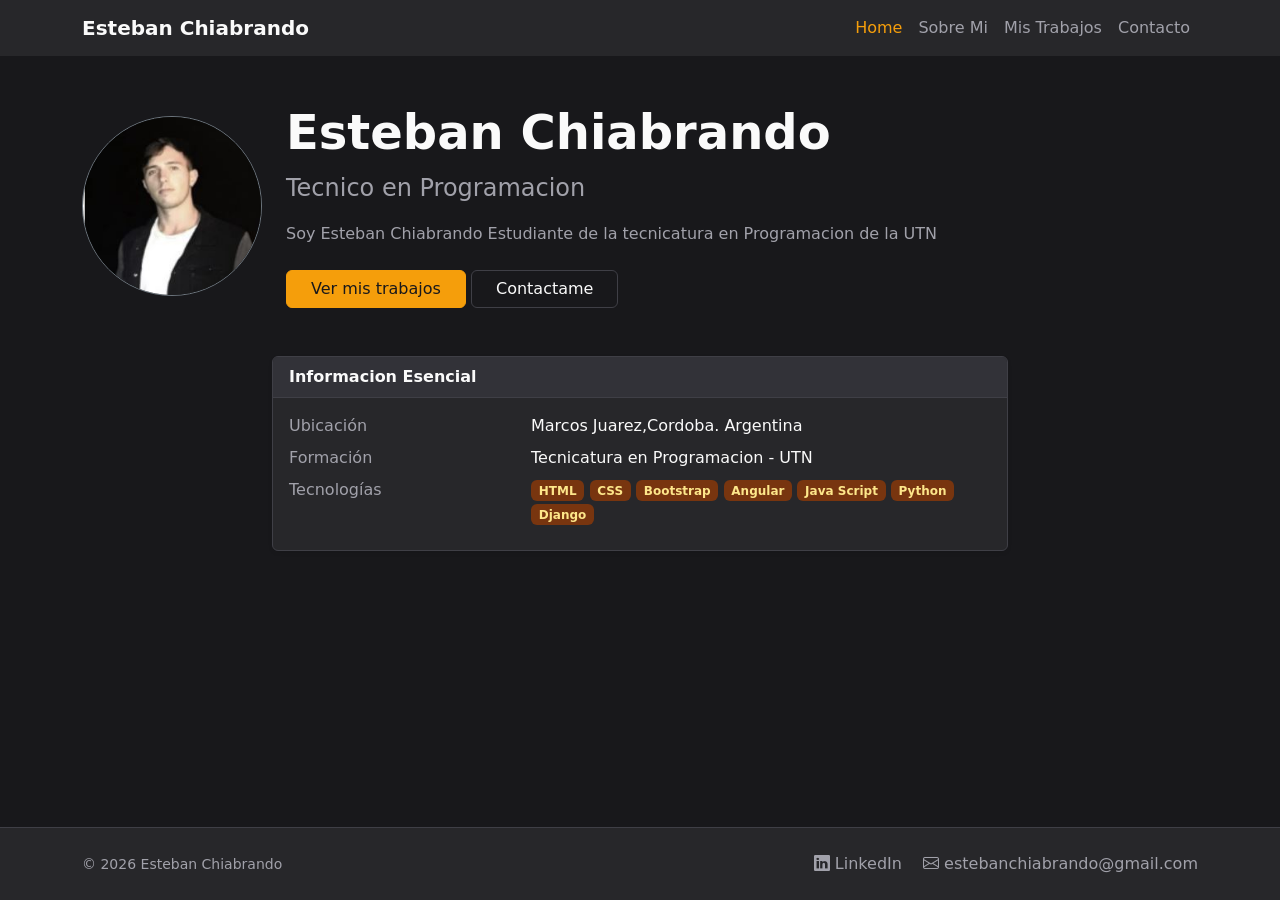
<file: index.html>
<!DOCTYPE html>
<html lang="es" data-bs-theme="dark">
    <head>
        <meta charset="UTF-8">
        <meta name="viewport" content="width=device-width, initial-scale=1">
        <link href="https://cdn.jsdelivr.net/npm/bootstrap@5.3.8/dist/css/bootstrap.min.css" rel="stylesheet">
        <link href="https://cdn.jsdelivr.net/npm/bootstrap-icons@1.11.3/font/bootstrap-icons.min.css" rel="stylesheet">
        <link href="css/estilos.css" rel="stylesheet">
        <title>PORTFOLIO</title>
    </head>

    <body>

    <!--- NAVEGADOR --->
    <nav class="navbar navbar-expand-lg bg-body-tertiary">
        <div class="container">
            <a class="navbar-brand fw-semibold" href="index.html">Esteban Chiabrando</a>
            <button class="navbar-toggler" type="button" data-bs-toggle="collapse" data-bs-target="#navbarNavDropdown" aria-controls="navbarNavDropdown" aria-expanded="false" aria-label="Toggle navigation">
            <span class="navbar-toggler-icon"></span>
            </button>
            <div class="collapse navbar-collapse" id="navbarNavDropdown">
            <ul class="navbar-nav ms-auto">
                <li class="nav-item">
                <a class="nav-link active" aria-current="page" href="index.html">Home</a>
                </li>
                <li class="nav-item">
                <a class="nav-link" href="sobre-mi.html">Sobre Mi</a>
                </li>
                <li class="nav-item">
                <a class="nav-link" href="trabajos.html">Mis Trabajos</a>
                </li>
                <li class="nav-item">
                <a class="nav-link" href="contacto.html">Contacto</a>
                </li>
            </ul>
            </div>
        </div>
    </nav>

    <main>

        <!--- PRESENTACION: FOTO + NOMBRE --->
        <section class="container py-5">
            <div class="row align-items-center g-4">

                <div class="col-12 col-md-auto text-center">
                    <img src="imgs/tebz.jpg"
                        alt="Foto de Esteban Chiabrando"
                        class="foto-perfil rounded-circle border border-secondary">
                </div>

                <div class="col-12 col-md text-center text-md-start">
                    <h1 class="display-5 fw-bold mb-2">Esteban Chiabrando</h1>
                    <!-- TODO: cambiar por tu rol real -->
                    <p class="fs-4 text-body-secondary mb-3">Tecnico en Programacion</p>
                    <p class="text-body-secondary mb-4">
                        <!-- TODO: dos o tres lineas contando quien sos y que hacés -->
                        Soy Esteban Chiabrando Estudiante de la tecnicatura en Programacion de la UTN
                    </p>
                    <a href="trabajos.html" class="btn btn-primary px-4">Ver mis trabajos</a>
                    <a href="contacto.html" class="btn btn-outline-secondary px-4">Contactame</a>
                </div>

            </div>
        </section>

        <!--- CARD CON MIS DATOS --->
        <section class="container pb-5">
            <div class="row justify-content-center">
                <div class="col-12 col-lg-8">

                    <div class="card shadow-sm">
                        <div class="card-header fw-semibold">
                            Informacion Esencial
                        </div>
                        <div class="card-body">
                            <!-- TODO: completá cada dato. Podés borrar filas o agregar más -->
                            <dl class="row mb-0">

                                <dt class="col-sm-4 text-body-secondary fw-normal">Ubicación</dt>
                                <dd class="col-sm-8">Marcos Juarez,Cordoba. Argentina</dd>

                                <dt class="col-sm-4 text-body-secondary fw-normal">Formación</dt>
                                <dd class="col-sm-8">Tecnicatura en Programacion - UTN</dd>

                                <dt class="col-sm-4 text-body-secondary fw-normal">Tecnologías</dt>
                                <dd class="col-sm-8">
                                    <span class="badge tag-tec">HTML</span>
                                    <span class="badge tag-tec">CSS</span>
                                    <span class="badge tag-tec">Bootstrap</span>
                                    <span class="badge tag-tec">Angular</span>
                                    <span class="badge tag-tec">Java Script</span>
                                    <span class="badge tag-tec">Python</span>
                                    <span class="badge tag-tec">Django</span>
                                </dd>
                            </dl>
                        </div>
                    </div>

                </div>
            </div>
        </section>

    </main>

    <!--- FOOTER --->
    <footer class="bg-body-tertiary border-top mt-auto">
        <div class="container py-4">
            <div class="row align-items-center g-3">

                <div class="col-12 col-md-6 text-center text-md-start">
                    <span class="text-body-secondary small">© 2026 Esteban Chiabrando</span>
                </div>

                <div class="col-12 col-md-6 text-center text-md-end">
                    <a href="https://www.linkedin.com/in/esteban-chiabrando-911526207/"
                       class="text-body-secondary text-decoration-none me-3"
                       target="_blank" rel="noopener">
                        <i class="bi bi-linkedin"></i> LinkedIn
                    </a>

                    <a href="mailto:estebanchiabrando@gmail.com"
                       class="text-body-secondary text-decoration-none">
                        <i class="bi bi-envelope"></i> estebanchiabrando@gmail.com
                    </a>
                </div>

            </div>
        </div>
    </footer>

    <script src="https://cdn.jsdelivr.net/npm/bootstrap@5.3.8/dist/js/bootstrap.bundle.min.js"></script>
    </body>
</html>
</file>
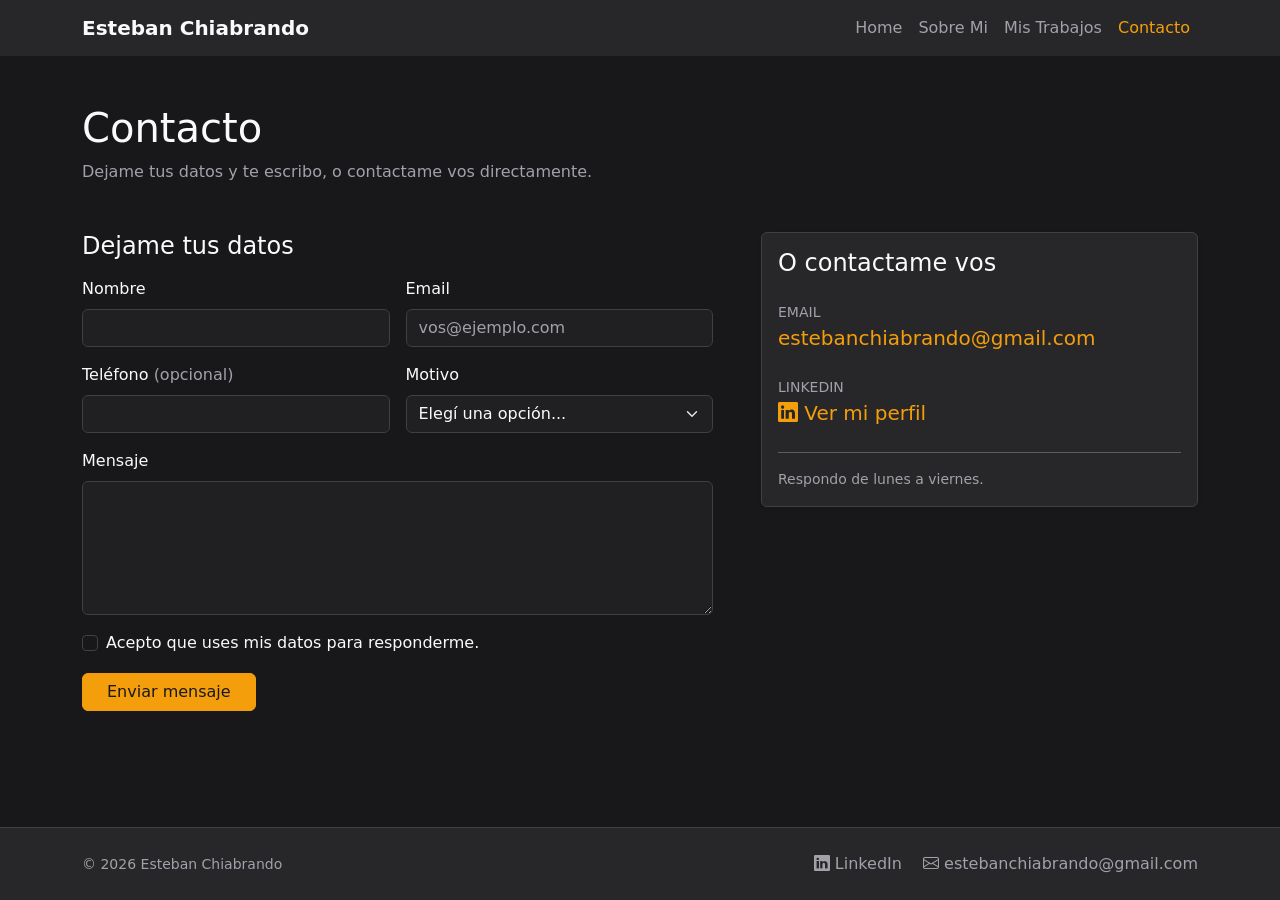
<file: contacto.html>
<!DOCTYPE html>
<html lang="es" data-bs-theme="dark">
    <head>
        <meta charset="UTF-8">
        <meta name="viewport" content="width=device-width, initial-scale=1">
        <link href="https://cdn.jsdelivr.net/npm/bootstrap@5.3.8/dist/css/bootstrap.min.css" rel="stylesheet">
        <link href="https://cdn.jsdelivr.net/npm/bootstrap-icons@1.11.3/font/bootstrap-icons.min.css" rel="stylesheet">
        <link href="css/estilos.css" rel="stylesheet">
        <title>Contacto</title>
    </head>
    <body>
    <!--- NAVEGADOR --->
    <nav class="navbar navbar-expand-lg bg-body-tertiary">
        <div class="container">
            <a class="navbar-brand fw-semibold" href="index.html">Esteban Chiabrando</a>
            <button class="navbar-toggler" type="button" data-bs-toggle="collapse" data-bs-target="#navbarNavDropdown" aria-controls="navbarNavDropdown" aria-expanded="false" aria-label="Toggle navigation">
            <span class="navbar-toggler-icon"></span>
            </button>
            <div class="collapse navbar-collapse" id="navbarNavDropdown">
            <ul class="navbar-nav ms-auto">
                <li class="nav-item">
                <a class="nav-link" href="index.html">Home</a>
                </li>
                <li class="nav-item">
                <a class="nav-link" href="sobre-mi.html">Sobre Mi</a>
                </li>
                <li class="nav-item">
                <a class="nav-link" href="trabajos.html">Mis Trabajos</a>
                </li>
                <li class="nav-item">
                <a class="nav-link active" aria-current="page" href="contacto.html">Contacto</a>
                </li>
            </ul>
            </div>
        </div>
    </nav>

    <main class="container my-5">
        <h1 class="mb-2">Contacto</h1>
        <p class="text-body-secondary mb-5">Dejame tus datos y te escribo, o contactame vos directamente.</p>

        <div class="row g-5">

            <!--- COLUMNA IZQUIERDA: FORMULARIO --->
            <div class="col-12 col-lg-7">
                <h2 class="h4 mb-3">Dejame tus datos</h2>

                <!-- maqueta, no envia de verdad todavia -->
                <form id="formContacto" class="needs-validation" novalidate>
                    <div class="row g-3">

                        <div class="col-md-6">
                            <label for="nombre" class="form-label">Nombre</label>
                            <input type="text" class="form-control" id="nombre" name="nombre" required>
                            <div class="invalid-feedback">Poné tu nombre.</div>
                        </div>

                        <div class="col-md-6">
                            <label for="email" class="form-label">Email</label>
                            <input type="email" class="form-control" id="email" name="email" placeholder="vos@ejemplo.com" required>
                            <div class="invalid-feedback">Ingresá un email válido.</div>
                        </div>

                        <div class="col-md-6">
                            <label for="telefono" class="form-label">Teléfono <span class="text-body-secondary">(opcional)</span></label>
                            <input type="tel" class="form-control" id="telefono" name="telefono">
                        </div>

                        <div class="col-md-6">
                            <label for="motivo" class="form-label">Motivo</label>
                            <select class="form-select" id="motivo" name="motivo" required>
                                <option value="" selected disabled>Elegí una opción...</option>
                                <option>Propuesta laboral</option>
                                <option>Trabajo freelance</option>
                                <option>Consulta general</option>
                                <option>Otro</option>
                            </select>
                            <div class="invalid-feedback">Elegí un motivo.</div>
                        </div>

                        <div class="col-12">
                            <label for="mensaje" class="form-label">Mensaje</label>
                            <textarea class="form-control" id="mensaje" name="mensaje" rows="5" required></textarea>
                            <div class="invalid-feedback">Escribime algo así sé de qué se trata.</div>
                        </div>

                        <div class="col-12">
                            <div class="form-check">
                                <input class="form-check-input" type="checkbox" id="consentimiento" required>
                                <label class="form-check-label" for="consentimiento">
                                    Acepto que uses mis datos para responderme.
                                </label>
                                <div class="invalid-feedback">Necesito tu confirmación.</div>
                            </div>
                        </div>

                        <div class="col-12">
                            <button class="btn btn-primary px-4" type="submit">Enviar mensaje</button>
                        </div>
                    </div>
                </form>

                <!-- Mensaje de exito (se muestra por JS al enviar) -->
                <div id="formOk" class="alert alert-success mt-4 d-none" role="alert">
                    <strong>¡Gracias!</strong> Recibí tu mensaje y te respondo a la brevedad.
                </div>
            </div>

            <!--- COLUMNA DERECHA: MIS DATOS --->
            <div class="col-12 col-lg-5">
                <div class="card shadow-sm">
                    <div class="card-body">
                        <h2 class="h4 card-title mb-4">O contactame vos</h2>

                        <div class="mb-4">
                            <div class="text-body-secondary small text-uppercase">Email</div>
                            <a class="fs-5 text-decoration-none" href="mailto:estebanchiabrando@gmail.com">estebanchiabrando@gmail.com</a>
                        </div>

                        <div class="mb-4">
                            <div class="text-body-secondary small text-uppercase">LinkedIn</div>
                            <a class="fs-5 text-decoration-none"
                               href="https://www.linkedin.com/in/esteban-chiabrando-911526207/"
                               target="_blank" rel="noopener">
                                <i class="bi bi-linkedin"></i> Ver mi perfil
                            </a>
                        </div>

                        <hr>

                        <p class="text-body-secondary mb-0 small">
                            Respondo de lunes a viernes.
                        </p>
                    </div>
                </div>
            </div>

        </div>
    </main>

    <!--- FOOTER --->
    <footer class="bg-body-tertiary border-top mt-auto">
        <div class="container py-4">
            <div class="row align-items-center g-3">

                <div class="col-12 col-md-6 text-center text-md-start">
                    <span class="text-body-secondary small">© 2026 Esteban Chiabrando</span>
                </div>

                <div class="col-12 col-md-6 text-center text-md-end">
                    <a href="https://www.linkedin.com/in/esteban-chiabrando-911526207/"
                       class="text-body-secondary text-decoration-none me-3"
                       target="_blank" rel="noopener">
                        <i class="bi bi-linkedin"></i> LinkedIn
                    </a>

                    <a href="mailto:estebanchiabrando@gmail.com"
                       class="text-body-secondary text-decoration-none">
                        <i class="bi bi-envelope"></i> estebanchiabrando@gmail.com
                    </a>
                </div>

            </div>
        </div>
    </footer>

    <script src="https://cdn.jsdelivr.net/npm/bootstrap@5.3.8/dist/js/bootstrap.bundle.min.js"></script>
    <script>
        // Validacion de Bootstrap: frena el envio si algun campo esta mal.
        // Como todavia no hay backend, al validar bien solo mostramos el cartel de exito.
        const form = document.getElementById('formContacto');
        const ok = document.getElementById('formOk');

        form.addEventListener('submit', function (event) {
            event.preventDefault();
            event.stopPropagation();

            if (!form.checkValidity()) {
                form.classList.add('was-validated');
                return;
            }

            form.classList.remove('was-validated');
            form.reset();
            ok.classList.remove('d-none');
            ok.scrollIntoView({ behavior: 'smooth', block: 'nearest' });
        });
    </script>
    </body>
</html>
</file>
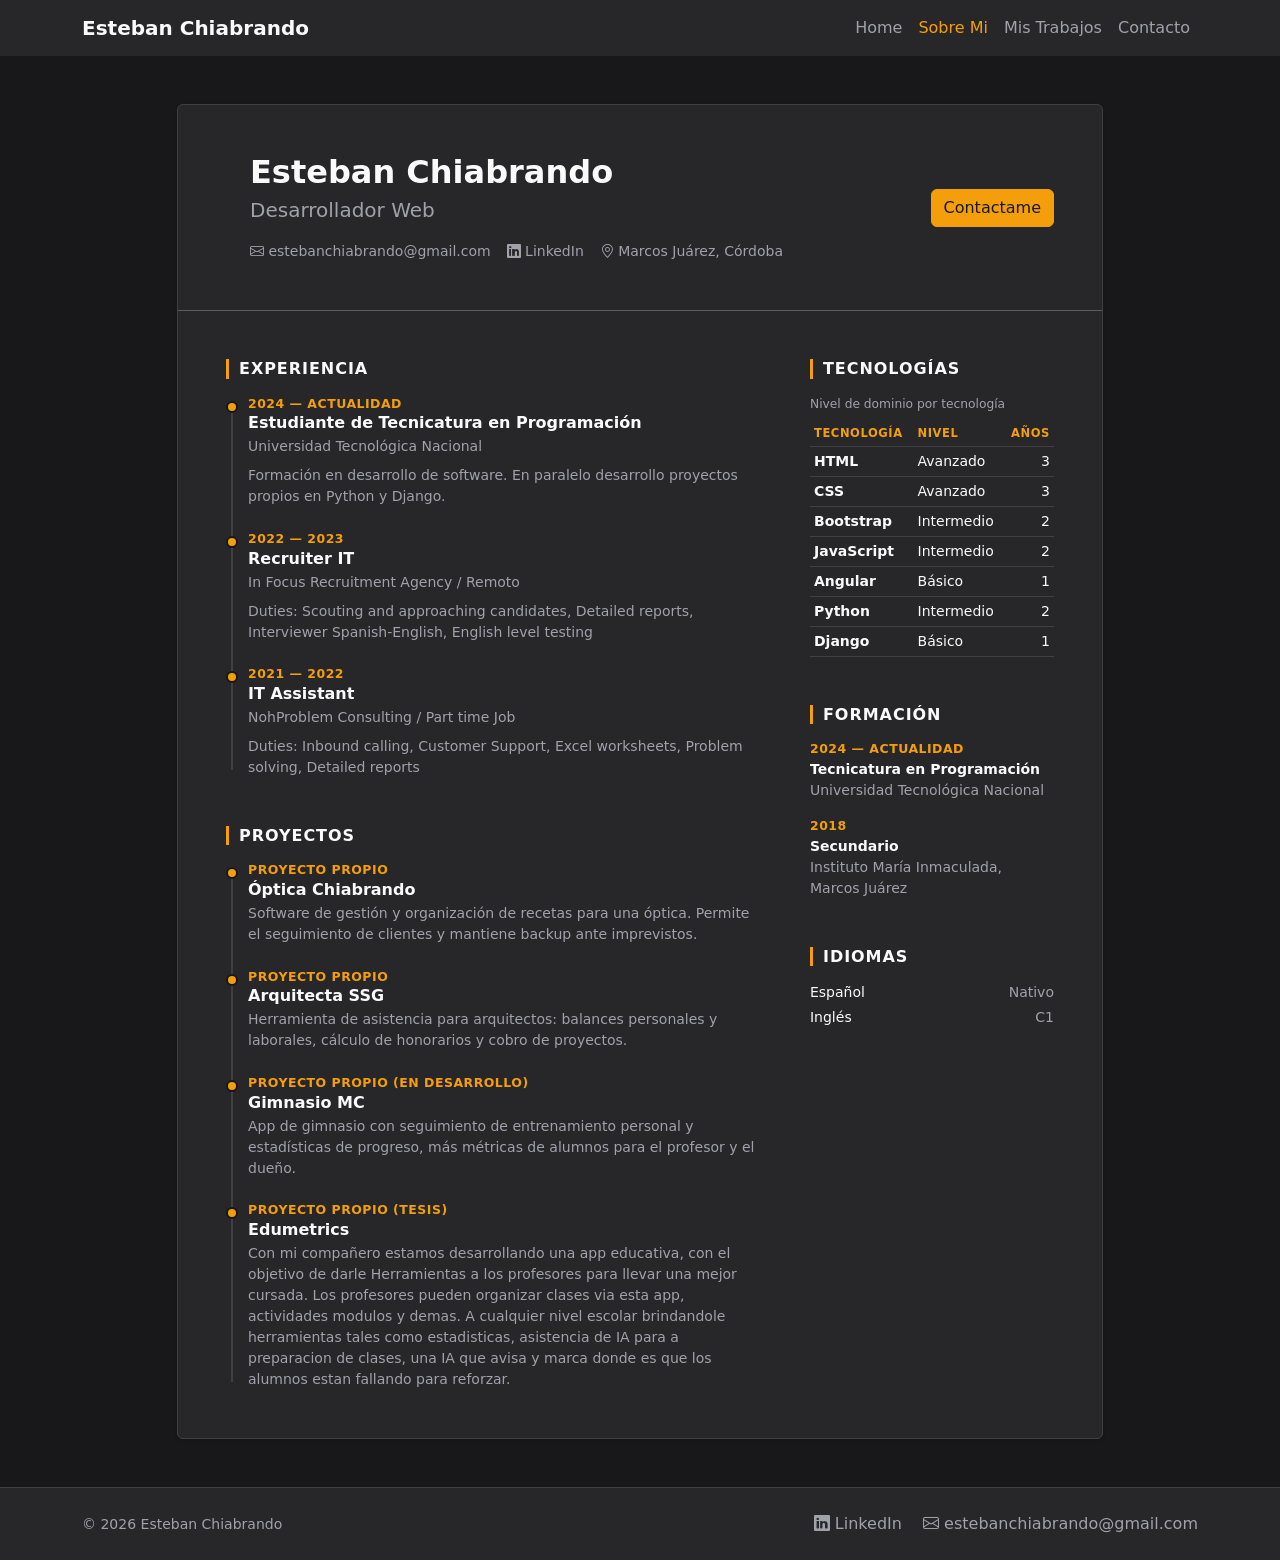
<file: sobre-mi.html>
<!DOCTYPE html>
<html lang="es" data-bs-theme="dark">
    <head>
        <meta charset="UTF-8">
        <meta name="viewport" content="width=device-width, initial-scale=1">
        <link href="https://cdn.jsdelivr.net/npm/bootstrap@5.3.8/dist/css/bootstrap.min.css" rel="stylesheet">
        <link href="https://cdn.jsdelivr.net/npm/bootstrap-icons@1.11.3/font/bootstrap-icons.min.css" rel="stylesheet">
        <link href="css/estilos.css" rel="stylesheet">
        <title>Sobre mi</title>
    </head>
    <body>
    <!--- NAVEGADOR --->
    <nav class="navbar navbar-expand-lg bg-body-tertiary">
        <div class="container">
            <a class="navbar-brand fw-semibold" href="index.html">Esteban Chiabrando</a>
            <button class="navbar-toggler" type="button" data-bs-toggle="collapse" data-bs-target="#navbarNavDropdown" aria-controls="navbarNavDropdown" aria-expanded="false" aria-label="Toggle navigation">
            <span class="navbar-toggler-icon"></span>
            </button>
            <div class="collapse navbar-collapse" id="navbarNavDropdown">
            <ul class="navbar-nav ms-auto">
                <li class="nav-item">
                <a class="nav-link" href="index.html">Home</a>
                </li>
                <li class="nav-item">
                <a class="nav-link active" aria-current="page" href="sobre-mi.html">Sobre Mi</a>
                </li>
                <li class="nav-item">
                <a class="nav-link" href="trabajos.html">Mis Trabajos</a>
                </li>
                <li class="nav-item">
                <a class="nav-link" href="contacto.html">Contacto</a>
                </li>
            </ul>
            </div>
        </div>
    </nav>
    <main>
    <div class="container my-5">
        <div class="row justify-content-center"> <!---esto centra la card---->
            <div class="col-12 col-lg-10">
                <div class="card shadow-sm">

                    <!--- ENCABEZADO: foto + nombre + contacto --->
                    <div class="card-body p-4 p-md-5">
                        <div class="row align-items-center g-4">

                            <div class="col-12 col-sm-auto text-center">
                            </div>

                            <div class="col-12 col-sm text-center text-sm-start">
                                <h1 class="h2 fw-bold mb-1">Esteban Chiabrando</h1>
                                <!-- TODO: tu rol / puesto -->
                                <p class="fs-5 text-body-secondary mb-3">Desarrollador Web</p>

                                <div class="d-flex flex-wrap gap-3 justify-content-center justify-content-sm-start small">
                                    <span class="text-body-secondary">
                                        <i class="bi bi-envelope"></i> estebanchiabrando@gmail.com
                                    </span>
                                    <a class="text-body-secondary text-decoration-none"
                                       href="https://www.linkedin.com/in/esteban-chiabrando-911526207/"
                                       target="_blank" rel="noopener">
                                        <i class="bi bi-linkedin"></i> LinkedIn
                                    </a>
                                    <span class="text-body-secondary">
                                        <i class="bi bi-geo-alt"></i> Marcos Juárez, Córdoba
                                    </span>
                                </div>
                            </div>

                            <div class="col-12 col-md-auto text-center">
                                <a href="contacto.html" class="btn btn-primary">Contactame</a>
                            </div>

                        </div>
                    </div>

                    <hr class="m-0">

                    <!--- CUERPO DEL CV --->
                    <div class="card-body p-4 p-md-5">
                        <div class="row g-5">

                            <!--- COLUMNA PRINCIPAL --->
                            <div class="col-12 col-lg-8">


                                <!-- EXPERIENCIA -->
                                <section class="mb-5">
                                    <h2 class="cv-titulo">Experiencia</h2>
                                    <div class="cv-timeline">

                                        <!-- Para agregar mas experiencias,
                                            duplicá un bloque .cv-item -->
                                        <div class="cv-item">
                                            <div class="cv-fecha">2024 — Actualidad</div>
                                            <h3 class="h6 fw-bold mb-1">Estudiante de Tecnicatura en Programación</h3>
                                            <div class="small text-body-secondary mb-2">Universidad Tecnológica Nacional</div>
                                            <p class="small text-body-secondary mb-0">
                                                Formación en desarrollo de software. En paralelo desarrollo
                                                proyectos propios en Python y Django.
                                            </p>
                                        </div>
                                        <div class="cv-item">
                                            <div class="cv-fecha">2022 — 2023</div>
                                            <h3 class="h6 fw-bold mb-1">Recruiter IT</h3>
                                            <div class="small text-body-secondary mb-2">In Focus Recruitment Agency / Remoto</div>
                                            <p class="small text-body-secondary mb-0">
                                            Duties:
                                            Scouting and approaching candidates,
                                            Detailed reports,
                                            Interviewer Spanish-English,
                                            English level testing
                                            </p>
                                        </div>
                                        <div class="cv-item">
                                            <div class="cv-fecha"> 2021 — 2022</div>
                                            <h3 class="h6 fw-bold mb-1">IT Assistant</h3>
                                            <div class="small text-body-secondary mb-2">NohProblem Consulting / Part time Job</div>
                                            <p class="small text-body-secondary mb-0">
                                                Duties:
                                                Inbound calling,
                                                Customer Support,
                                                Excel worksheets,
                                                Problem solving,
                                                Detailed reports
                                            </p>
                                        </div>

                                    </div>
                                </section>

                                <!-- PROYECTOS -->
                                <section class="mb-5 mb-lg-0">
                                    <h2 class="cv-titulo">Proyectos</h2>
                                    <div class="cv-timeline">

                                        <div class="cv-item">
                                            <div class="cv-fecha">Proyecto propio</div>
                                            <h3 class="h6 fw-bold mb-1">Óptica Chiabrando</h3>
                                            <p class="small text-body-secondary mb-0">
                                                Software de gestión y organización de recetas para
                                                una óptica. Permite el seguimiento de clientes y
                                                mantiene backup ante imprevistos.
                                            </p>
                                        </div>

                                        <div class="cv-item">
                                            <div class="cv-fecha">Proyecto propio</div>
                                            <h3 class="h6 fw-bold mb-1">Arquitecta SSG</h3>
                                            <p class="small text-body-secondary mb-0">
                                                Herramienta de asistencia para arquitectos: balances
                                                personales y laborales, cálculo de honorarios y
                                                cobro de proyectos.
                                            </p>
                                        </div>

                                        <div class="cv-item">
                                            <div class="cv-fecha">Proyecto propio (EN DESARROLLO)</div>
                                            <h3 class="h6 fw-bold mb-1">Gimnasio MC</h3>
                                            <p class="small text-body-secondary mb-0">
                                                App de gimnasio con seguimiento de entrenamiento
                                                personal y estadísticas de progreso, más métricas
                                                de alumnos para el profesor y el dueño.
                                            </p>
                                        </div>
                                        <div class="cv-item">
                                            <div class="cv-fecha">Proyecto Propio (TESIS)</div>
                                            <h3 class="h6 fw-bold mb-1">Edumetrics</h3>
                                            <p class="small text-body-secondary mb-0">
                                                Con mi compañero estamos desarrollando una app educativa, con
                                                el objetivo de darle Herramientas a los profesores para llevar una mejor cursada.
                                                Los profesores pueden organizar clases via esta app, actividades modulos y demas.
                                                A cualquier nivel escolar brindandole herramientas tales como estadisticas,
                                                asistencia de IA para a preparacion de clases, una IA que avisa y marca donde es que los 
                                                alumnos estan fallando para reforzar.
                                            </p>
                                        </div>

                                    </div>
                                </section>

                            </div>

                            <!--- COLUMNA LATERAL --->
                            <div class="col-12 col-lg-4">

                                <!-- TECNOLOGIAS -->
                                <section class="mb-5">
                                    <h2 class="cv-titulo">Tecnologías</h2>

                                    <!-- ¡OJO! Los niveles y los años son de EJEMPLO.
                                         Revisalos uno por uno antes de mostrar esto:
                                         son datos tuyos y tienen que ser ciertos.

                                         table-responsive  = si no entra, hace scroll
                                                             horizontal solo en la tabla
                                         thead / tbody     = separa encabezado de datos
                                         scope="col"       = este th titula una COLUMNA
                                         scope="row"       = este th titula una FILA
                                         caption           = el titulo de la tabla -->
                                    <div class="table-responsive">
                                        <table class="table table-sm table-hover align-middle caption-top small mb-0">
                                            <caption class="small pt-0">Nivel de dominio por tecnología</caption>
                                            <thead>
                                                <tr>
                                                    <th scope="col">Tecnología</th>
                                                    <th scope="col">Nivel</th>
                                                    <th scope="col" class="text-end">Años</th>
                                                </tr>
                                            </thead>
                                            <tbody>
                                                <tr>
                                                    <th scope="row" class="fw-semibold">HTML</th>
                                                    <td>Avanzado</td>
                                                    <td class="text-end">3</td>
                                                </tr>
                                                <tr>
                                                    <th scope="row" class="fw-semibold">CSS</th>
                                                    <td>Avanzado</td>
                                                    <td class="text-end">3</td>
                                                </tr>
                                                <tr>
                                                    <th scope="row" class="fw-semibold">Bootstrap</th>
                                                    <td>Intermedio</td>
                                                    <td class="text-end">2</td>
                                                </tr>
                                                <tr>
                                                    <th scope="row" class="fw-semibold">JavaScript</th>
                                                    <td>Intermedio</td>
                                                    <td class="text-end">2</td>
                                                </tr>
                                                <tr>
                                                    <th scope="row" class="fw-semibold">Angular</th>
                                                    <td>Básico</td>
                                                    <td class="text-end">1</td>
                                                </tr>
                                                <tr>
                                                    <th scope="row" class="fw-semibold">Python</th>
                                                    <td>Intermedio</td>
                                                    <td class="text-end">2</td>
                                                </tr>
                                                <tr>
                                                    <th scope="row" class="fw-semibold">Django</th>
                                                    <td>Básico</td>
                                                    <td class="text-end">1</td>
                                                </tr>
                                            </tbody>
                                        </table>
                                    </div>
                                </section>

                                <!-- FORMACION -->
                                <section class="mb-5">
                                    <h2 class="cv-titulo">Formación</h2>
                                    <!-- TODO: tus estudios -->
                                    <div class="mb-3">
                                        <div class="cv-fecha">2024 — Actualidad</div>
                                        <div class="fw-semibold small">Tecnicatura en Programación</div>
                                        <div class="small text-body-secondary">Universidad Tecnológica Nacional</div>
                                    </div>
                                    <div>
                                        <div class="cv-fecha">2018</div>
                                        <div class="fw-semibold small">Secundario</div>
                                        <div class="small text-body-secondary">Instituto María Inmaculada, Marcos Juárez</div>
                                    </div>
                                </section>

                                <!-- IDIOMAS -->
                                <section class="mb-0">
                                    <h2 class="cv-titulo">Idiomas</h2>
                                    <!-- TODO: ajustá los niveles -->
                                    <div class="d-flex justify-content-between small mb-1">
                                        <span>Español</span>
                                        <span class="text-body-secondary">Nativo</span>
                                    </div>
                                    <div class="d-flex justify-content-between small">
                                        <span>Inglés</span>
                                        <span class="text-body-secondary">C1</span>
                                    </div>
                                </section>

                            </div>

                        </div>
                    </div>

                </div>
            </div>
        </div>
        </div>
    </main>

    <!--- FOOTER --->
    <footer class="bg-body-tertiary border-top mt-auto">
        <div class="container py-4">
            <div class="row align-items-center g-3">

                <div class="col-12 col-md-6 text-center text-md-start">
                    <span class="text-body-secondary small">© 2026 Esteban Chiabrando</span>
                </div>

                <div class="col-12 col-md-6 text-center text-md-end">
                    <a href="https://www.linkedin.com/in/esteban-chiabrando-911526207/"
                       class="text-body-secondary text-decoration-none me-3"
                       target="_blank" rel="noopener">
                        <i class="bi bi-linkedin"></i> LinkedIn
                    </a>

                    <a href="mailto:estebanchiabrando@gmail.com"
                       class="text-body-secondary text-decoration-none">
                        <i class="bi bi-envelope"></i> estebanchiabrando@gmail.com
                    </a>
                </div>

            </div>
        </div>
    </footer>

    <script src="https://cdn.jsdelivr.net/npm/bootstrap@5.3.8/dist/js/bootstrap.bundle.min.js"></script>
    </body>
</html>
</file>
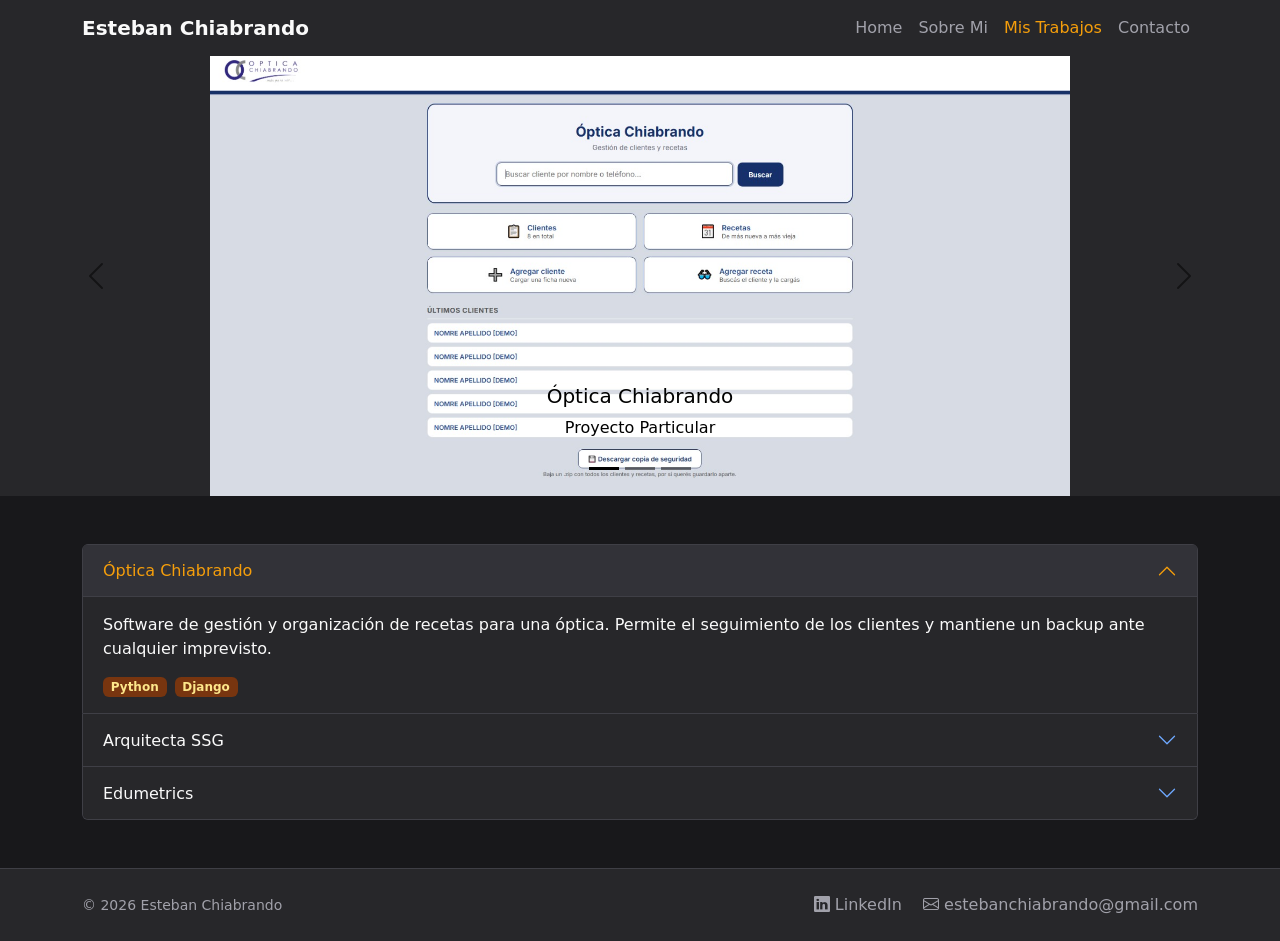
<file: trabajos.html>
<!DOCTYPE html>
<html lang="es" data-bs-theme="dark">
<head>
        <meta charset="UTF-8">
        <meta name="viewport" content="width=device-width, initial-scale=1">
        <link href="https://cdn.jsdelivr.net/npm/bootstrap@5.3.8/dist/css/bootstrap.min.css" rel="stylesheet">
        <link href="https://cdn.jsdelivr.net/npm/bootstrap-icons@1.11.3/font/bootstrap-icons.min.css" rel="stylesheet">
        <link href="css/estilos.css" rel="stylesheet">
        <title>Mis Proyectos</title>
</head>
<body>
    <!--- NAVEGADOR --->
    <nav class="navbar navbar-expand-lg bg-body-tertiary">
        <div class="container">
            <a class="navbar-brand fw-semibold" href="index.html">Esteban Chiabrando</a>
            <button class="navbar-toggler" type="button" data-bs-toggle="collapse" data-bs-target="#navbarNavDropdown" aria-controls="navbarNavDropdown" aria-expanded="false" aria-label="Toggle navigation">
            <span class="navbar-toggler-icon"></span>
            </button>
            <div class="collapse navbar-collapse" id="navbarNavDropdown">
            <ul class="navbar-nav ms-auto">
                <li class="nav-item">
                <a class="nav-link" href="index.html">Home</a>
                </li>
                <li class="nav-item">
                <a class="nav-link" href="sobre-mi.html">Sobre Mi</a>
                </li>
                <li class="nav-item">
                <a class="nav-link active" aria-current="page" href="trabajos.html">Mis Trabajos</a>
                </li>
                <li class="nav-item">
                <a class="nav-link" href="contacto.html">Contacto</a>
                </li>
            </ul>
            </div>
        </div>
    </nav>
    <main>
    <div id="carouselExampleCaptions" class="carousel slide" data-bs-ride="carousel">
        <div class="carousel-indicators">
            <button type="button" data-bs-target="#carouselExampleCaptions" data-bs-slide-to="0" class="active" aria-current="true" aria-label="Slide 1"></button>
            <button type="button" data-bs-target="#carouselExampleCaptions" data-bs-slide-to="1" aria-label="Slide 2"></button>
            <button type="button" data-bs-target="#carouselExampleCaptions" data-bs-slide-to="2" aria-label="Slide 3"></button>
        </div>
        <div class="carousel-inner">
            <div class="carousel-item active">
            <img src="imgs/optica-chiabrando.jpeg" class="d-block w-100" alt="Pantalla principal del sistema de Óptica Chiabrando">
            <div class="carousel-caption d-none d-md-block">
                <h5>Óptica Chiabrando</h5>
                <p>Proyecto Particular</p>
            </div>
            </div>
            <div class="carousel-item">
            <img src="imgs/arquitecta-ssg.jpeg" class="d-block w-100" alt="Panel de inicio del sistema Arquitecta SSG">
            <div class="carousel-caption d-none d-md-block">
                <h5>Arquitecta SSG</h5>
                <p>Proyecto Particular</p>
            </div>
            </div>
            <div class="carousel-item">
            <img src="data:image/svg+xml,%3Csvg xmlns='http://www.w3.org/2000/svg' viewBox='0 0 1200 400'%3E%3Crect fill='%233f3f46' width='1200' height='400'/%3E%3Ctext x='50%25' y='50%25' fill='%23fafafa' font-family='sans-serif' font-size='48' text-anchor='middle'%3EProyecto 3%3C/text%3E%3C/svg%3E" class="d-block w-100" alt="Proyecto 3">
            <div class="carousel-caption d-none d-md-block">
                <h5>Edumetrics</h5>
                <p>Proyecto de Tesis</p>
            </div>
            </div>
        </div>
        <button class="carousel-control-prev" type="button" data-bs-target="#carouselExampleCaptions" data-bs-slide="prev">
            <span class="carousel-control-prev-icon" aria-hidden="true"></span>
            <span class="visually-hidden">Previous</span>
        </button>
        <button class="carousel-control-next" type="button" data-bs-target="#carouselExampleCaptions" data-bs-slide="next">
            <span class="carousel-control-next-icon" aria-hidden="true"></span>
            <span class="visually-hidden">Next</span>
        </button>
        </div>

    <div class="container my-5">
    <div class="accordion" id="acordeonProyectos">

        <!-- PROYECTO 1 -->
        <div class="accordion-item">
            <h2 class="accordion-header" id="cabecera-optica">
            <button class="accordion-button" type="button" data-bs-toggle="collapse" data-bs-target="#detalle-optica" aria-expanded="true" aria-controls="detalle-optica">
                Óptica Chiabrando
            </button>
            </h2>
            <div id="detalle-optica" class="accordion-collapse collapse show" aria-labelledby="cabecera-optica" data-bs-parent="#acordeonProyectos">
                <div class="accordion-body">
                    <p>
                        Software de gestión y organización de recetas para una óptica.
                        Permite el seguimiento de los clientes y mantiene un backup
                        ante cualquier imprevisto.
                    </p>
                    <div class="d-flex flex-wrap gap-2">
                        <span class="badge tag-tec">Python</span>
                        <span class="badge tag-tec">Django</span>
                    </div>
                </div>
            </div>
        </div>

        <!-- PROYECTO 2 -->
        <div class="accordion-item">
            <h2 class="accordion-header" id="cabecera-arquitecta">
            <button class="accordion-button collapsed" type="button" data-bs-toggle="collapse" data-bs-target="#detalle-arquitecta" aria-expanded="false" aria-controls="detalle-arquitecta">
                Arquitecta SSG
            </button>
            </h2>
            <div id="detalle-arquitecta" class="accordion-collapse collapse" aria-labelledby="cabecera-arquitecta" data-bs-parent="#acordeonProyectos">
                <div class="accordion-body">
                    <p>
                        Herramienta de asistencia para arquitectos: balances personales
                        y laborales, cálculo de honorarios y cobro de proyectos.
                    </p>
                    <div class="d-flex flex-wrap gap-2">
                        <span class="badge tag-tec">Python</span>
                        <span class="badge tag-tec">Django</span>
                    </div>
                </div>
            </div>
        </div>

        <!-- PROYECTO 3 -->
        <div class="accordion-item">
            <h2 class="accordion-header" id="cabecera-edumetrics">
            <button class="accordion-button collapsed" type="button" data-bs-toggle="collapse" data-bs-target="#detalle-edumetrics" aria-expanded="false" aria-controls="detalle-edumetrics">
                Edumetrics
            </button>
            </h2>
            <div id="detalle-edumetrics" class="accordion-collapse collapse" aria-labelledby="cabecera-edumetrics" data-bs-parent="#acordeonProyectos">
                <div class="accordion-body">
                    <p>
                        App educativa que estoy desarrollando junto a un compañero, con el
                        objetivo de darle herramientas a los profesores para llevar una
                        mejor cursada. Permite organizar clases, actividades y módulos en
                        cualquier nivel escolar.
                    </p>
                    <p class="mb-3">
                        Suma estadísticas de la cursada, asistencia de IA para preparar
                        clases y un sistema que detecta dónde están fallando los alumnos
                        para reforzar esos temas.
                    </p>
                    <div class="d-flex flex-wrap gap-2">
                        <span class="badge tag-tec">Python</span>
                        <span class="badge tag-tec">Django</span>
                    </div>
                </div>
            </div>
        </div>

    </div>
    </div>
    </main>

    <!--- FOOTER --->
    <footer class="bg-body-tertiary border-top mt-auto">
        <div class="container py-4">
            <div class="row align-items-center g-3">

                <div class="col-12 col-md-6 text-center text-md-start">
                    <span class="text-body-secondary small">© 2026 Esteban Chiabrando</span>
                </div>

                <div class="col-12 col-md-6 text-center text-md-end">
                    <a href="https://www.linkedin.com/in/esteban-chiabrando-911526207/"
                       class="text-body-secondary text-decoration-none me-3"
                       target="_blank" rel="noopener">
                        <i class="bi bi-linkedin"></i> LinkedIn
                    </a>

                    <a href="mailto:estebanchiabrando@gmail.com"
                       class="text-body-secondary text-decoration-none">
                        <i class="bi bi-envelope"></i> estebanchiabrando@gmail.com
                    </a>
                </div>

            </div>
        </div>
    </footer>

    <script src="https://cdn.jsdelivr.net/npm/bootstrap@5.3.8/dist/js/bootstrap.bundle.min.js"></script>
</body>
</html>
</file>
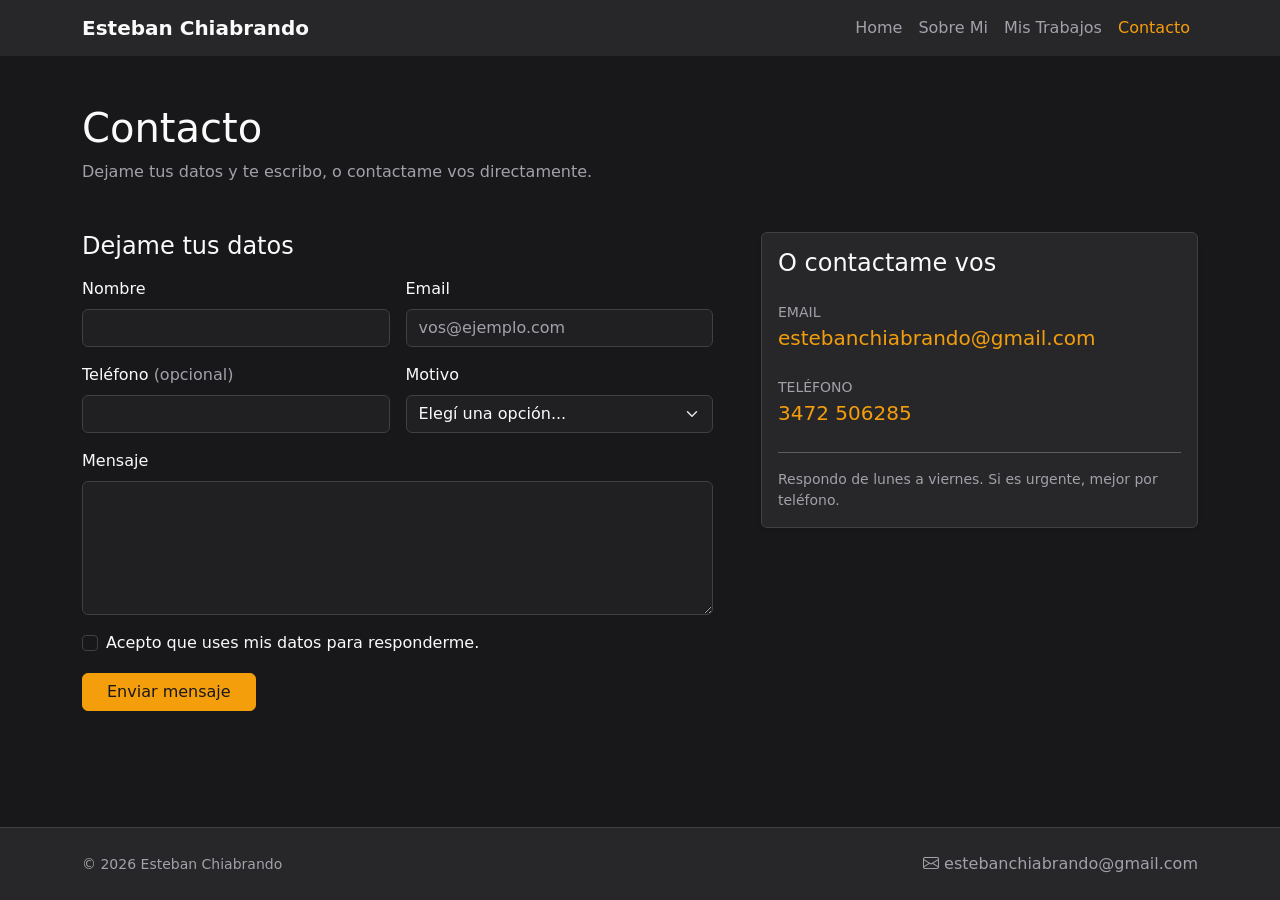
<file: PORTFOLIO/contacto.html>
<!DOCTYPE html>
<html lang="es" data-bs-theme="dark">
    <head>
        <meta charset="UTF-8">
        <meta name="viewport" content="width=device-width, initial-scale=1">
        <link href="https://cdn.jsdelivr.net/npm/bootstrap@5.3.8/dist/css/bootstrap.min.css" rel="stylesheet">
        <link href="https://cdn.jsdelivr.net/npm/bootstrap-icons@1.11.3/font/bootstrap-icons.min.css" rel="stylesheet">
        <link href="css/estilos.css" rel="stylesheet">
        <title>Contacto</title>
    </head>
    <body>
    <!--- NAVEGADOR --->
    <nav class="navbar navbar-expand-lg bg-body-tertiary">
        <div class="container">
            <a class="navbar-brand fw-semibold" href="index.html">Esteban Chiabrando</a>
            <button class="navbar-toggler" type="button" data-bs-toggle="collapse" data-bs-target="#navbarNavDropdown" aria-controls="navbarNavDropdown" aria-expanded="false" aria-label="Toggle navigation">
            <span class="navbar-toggler-icon"></span>
            </button>
            <div class="collapse navbar-collapse" id="navbarNavDropdown">
            <ul class="navbar-nav ms-auto">
                <li class="nav-item">
                <a class="nav-link" href="index.html">Home</a>
                </li>
                <li class="nav-item">
                <a class="nav-link" href="sobre-mi.html">Sobre Mi</a>
                </li>
                <li class="nav-item">
                <a class="nav-link" href="trabajos.html">Mis Trabajos</a>
                </li>
                <li class="nav-item">
                <a class="nav-link active" aria-current="page" href="contacto.html">Contacto</a>
                </li>
            </ul>
            </div>
        </div>
    </nav>

    <main class="container my-5">
        <h1 class="mb-2">Contacto</h1>
        <p class="text-body-secondary mb-5">Dejame tus datos y te escribo, o contactame vos directamente.</p>

        <div class="row g-5">

            <!--- COLUMNA IZQUIERDA: FORMULARIO --->
            <div class="col-12 col-lg-7">
                <h2 class="h4 mb-3">Dejame tus datos</h2>

                <!-- maqueta, no envia de verdad todavia -->
                <form id="formContacto" class="needs-validation" novalidate>
                    <div class="row g-3">

                        <div class="col-md-6">
                            <label for="nombre" class="form-label">Nombre</label>
                            <input type="text" class="form-control" id="nombre" name="nombre" required>
                            <div class="invalid-feedback">Poné tu nombre.</div>
                        </div>

                        <div class="col-md-6">
                            <label for="email" class="form-label">Email</label>
                            <input type="email" class="form-control" id="email" name="email" placeholder="vos@ejemplo.com" required>
                            <div class="invalid-feedback">Ingresá un email válido.</div>
                        </div>

                        <div class="col-md-6">
                            <label for="telefono" class="form-label">Teléfono <span class="text-body-secondary">(opcional)</span></label>
                            <input type="tel" class="form-control" id="telefono" name="telefono">
                        </div>

                        <div class="col-md-6">
                            <label for="motivo" class="form-label">Motivo</label>
                            <select class="form-select" id="motivo" name="motivo" required>
                                <option value="" selected disabled>Elegí una opción...</option>
                                <option>Propuesta laboral</option>
                                <option>Trabajo freelance</option>
                                <option>Consulta general</option>
                                <option>Otro</option>
                            </select>
                            <div class="invalid-feedback">Elegí un motivo.</div>
                        </div>

                        <div class="col-12">
                            <label for="mensaje" class="form-label">Mensaje</label>
                            <textarea class="form-control" id="mensaje" name="mensaje" rows="5" required></textarea>
                            <div class="invalid-feedback">Escribime algo así sé de qué se trata.</div>
                        </div>

                        <div class="col-12">
                            <div class="form-check">
                                <input class="form-check-input" type="checkbox" id="consentimiento" required>
                                <label class="form-check-label" for="consentimiento">
                                    Acepto que uses mis datos para responderme.
                                </label>
                                <div class="invalid-feedback">Necesito tu confirmación.</div>
                            </div>
                        </div>

                        <div class="col-12">
                            <button class="btn btn-primary px-4" type="submit">Enviar mensaje</button>
                        </div>
                    </div>
                </form>

                <!-- Mensaje de exito (se muestra por JS al enviar) -->
                <div id="formOk" class="alert alert-success mt-4 d-none" role="alert">
                    <strong>¡Gracias!</strong> Recibí tu mensaje y te respondo a la brevedad.
                </div>
            </div>

            <!--- COLUMNA DERECHA: MIS DATOS --->
            <div class="col-12 col-lg-5">
                <div class="card shadow-sm">
                    <div class="card-body">
                        <h2 class="h4 card-title mb-4">O contactame vos</h2>

                        <div class="mb-4">
                            <div class="text-body-secondary small text-uppercase">Email</div>
                            <a class="fs-5 text-decoration-none" href="mailto:estebanchiabrando@gmail.com">estebanchiabrando@gmail.com</a>
                        </div>

                        <div class="mb-4">
                            <div class="text-body-secondary small text-uppercase">Teléfono</div>
                            <a class="fs-5 text-decoration-none" href="tel:+543472506285">3472 506285</a>
                        </div>

                        <hr>

                        <p class="text-body-secondary mb-0 small">
                            Respondo de lunes a viernes. Si es urgente, mejor por teléfono.
                        </p>
                    </div>
                </div>
            </div>

        </div>
    </main>

    <!--- FOOTER --->
    <footer class="bg-body-tertiary border-top mt-auto">
        <div class="container py-4">
            <div class="row align-items-center g-3">

                <div class="col-12 col-md-6 text-center text-md-start">
                    <span class="text-body-secondary small">© 2026 Esteban Chiabrando</span>
                </div>

                <div class="col-12 col-md-6 text-center text-md-end">
                    <a href="mailto:estebanchiabrando@gmail.com"
                       class="text-body-secondary text-decoration-none">
                        <i class="bi bi-envelope"></i> estebanchiabrando@gmail.com
                    </a>
                </div>

            </div>
        </div>
    </footer>

    <script src="https://cdn.jsdelivr.net/npm/bootstrap@5.3.8/dist/js/bootstrap.bundle.min.js"></script>
    <script>
        // Validacion de Bootstrap: frena el envio si algun campo esta mal.
        // Como todavia no hay backend, al validar bien solo mostramos el cartel de exito.
        const form = document.getElementById('formContacto');
        const ok = document.getElementById('formOk');

        form.addEventListener('submit', function (event) {
            event.preventDefault();
            event.stopPropagation();

            if (!form.checkValidity()) {
                form.classList.add('was-validated');
                return;
            }

            form.classList.remove('was-validated');
            form.reset();
            ok.classList.remove('d-none');
            ok.scrollIntoView({ behavior: 'smooth', block: 'nearest' });
        });
    </script>
    </body>
</html>
</file>
<file: css/estilos.css>
/* Empuja el footer al fondo aunque la pagina
   tenga poco contenido (sticky footer) */
body {
    display: flex;
    flex-direction: column;
    min-height: 100vh;
}

body > main {
    flex: 1;
}

/* La foto de perfil: cuadrada y recortada al
   centro, no importa que imagen subas */
.foto-perfil {
    width: 180px;
    height: 180px;
    object-fit: cover;
}


/* ============================================
   PALETA: Carbon + Ambar
   ============================================
   Bootstrap 5.3 usa variables CSS, asi que
   alcanza con pisarlas aca. No hace falta
   recompilar Sass ni tocar el HTML.

   #18181b  fondo
   #27272a  superficies (nav, cards, footer)
   #3f3f46  bordes
   #fafafa  texto
   #a1a1aa  texto secundario
   #f59e0b  ACENTO (botones, links, activos)
   ============================================ */

[data-bs-theme="dark"] {
    /* Fondo y texto */
    --bs-body-bg: #18181b;
    --bs-body-bg-rgb: 24, 24, 27;
    --bs-body-color: #fafafa;
    --bs-body-color-rgb: 250, 250, 250;
    --bs-emphasis-color: #ffffff;

    /* Superficies elevadas: nav, footer, cards.
       Mas claras que el fondo = dan profundidad.
       Las clases .bg-body-* usan la variante -rgb,
       asi que hay que declarar las dos */
    --bs-tertiary-bg: #27272a;
    --bs-tertiary-bg-rgb: 39, 39, 42;
    --bs-secondary-bg: #27272a;
    --bs-secondary-bg-rgb: 39, 39, 42;

    /* Texto secundario (.text-body-secondary) */
    --bs-secondary-color: #a1a1aa;
    --bs-tertiary-color: #71717a;

    --bs-border-color: #3f3f46;
    --bs-border-color-translucent: rgba(255, 255, 255, .12);

    /* El acento */
    --bs-primary: #f59e0b;
    --bs-primary-rgb: 245, 158, 11;
    --bs-link-color: #f59e0b;
    --bs-link-color-rgb: 245, 158, 11;
    --bs-link-hover-color: #fbbf24;

    /* Anillo de foco al navegar con Tab */
    --bs-focus-ring-color: rgba(245, 158, 11, .35);
}

/* --- NAVBAR --- */
[data-bs-theme="dark"] .navbar {
    --bs-navbar-color: #a1a1aa;
    --bs-navbar-hover-color: #fafafa;
    --bs-navbar-active-color: #f59e0b;
    --bs-navbar-brand-color: #fafafa;
    --bs-navbar-brand-hover-color: #f59e0b;
}

/* --- CARDS --- */
/* El header un toque mas claro que el cuerpo,
   para que se separe */
[data-bs-theme="dark"] .card {
    --bs-card-bg: #27272a;
    --bs-card-cap-bg: #323238;
    --bs-card-border-color: #3f3f46;
}

/* --- BOTON PRINCIPAL --- */
/* btn-primary NO hereda de --bs-primary: trae sus
   propios colores. Hay que pisarlos uno por uno */
.btn-primary {
    --bs-btn-bg: #f59e0b;
    --bs-btn-border-color: #f59e0b;
    --bs-btn-color: #18181b;
    --bs-btn-hover-bg: #fbbf24;
    --bs-btn-hover-border-color: #fbbf24;
    --bs-btn-hover-color: #18181b;
    --bs-btn-active-bg: #d97706;
    --bs-btn-active-border-color: #d97706;
    --bs-btn-active-color: #18181b;
    --bs-btn-disabled-bg: #f59e0b;
    --bs-btn-disabled-border-color: #f59e0b;
    --bs-btn-disabled-color: #18181b;
    --bs-btn-focus-shadow-rgb: 245, 158, 11;
}

/* --- BOTON SECUNDARIO --- */
/* Texto claro con borde sutil, para que acompanie
   al principal sin competirle */
[data-bs-theme="dark"] .btn-outline-secondary {
    --bs-btn-color: #fafafa;
    --bs-btn-border-color: #3f3f46;
    --bs-btn-hover-bg: #27272a;
    --bs-btn-hover-border-color: #52525b;
    --bs-btn-hover-color: #fafafa;
    --bs-btn-active-bg: #3f3f46;
    --bs-btn-active-border-color: #52525b;
    --bs-btn-active-color: #fafafa;
    --bs-btn-focus-shadow-rgb: 245, 158, 11;
}

/* --- ETIQUETAS DE TECNOLOGIAS --- */
/* Ambar apagado: se leen sin gritar */
.tag-tec {
    background-color: #78350f;
    color: #fde68a;
    font-weight: 600;
}

/* --- FORMULARIO (contacto) --- */
[data-bs-theme="dark"] .form-control,
[data-bs-theme="dark"] .form-select {
    background-color: #202023;
    border-color: #3f3f46;
    color: #fafafa;
}

[data-bs-theme="dark"] .form-control:focus,
[data-bs-theme="dark"] .form-select:focus {
    background-color: #202023;
    border-color: #f59e0b;
    box-shadow: 0 0 0 .25rem rgba(245, 158, 11, .2);
    color: #fafafa;
}

[data-bs-theme="dark"] .form-check-input:checked {
    background-color: #f59e0b;
    border-color: #f59e0b;
}

[data-bs-theme="dark"] .form-check-input:focus {
    border-color: #f59e0b;
    box-shadow: 0 0 0 .25rem rgba(245, 158, 11, .2);
}

/* --- ACORDEON (trabajos) --- */
[data-bs-theme="dark"] .accordion {
    --bs-accordion-bg: #27272a;
    --bs-accordion-border-color: #3f3f46;
    --bs-accordion-btn-color: #fafafa;
    --bs-accordion-active-bg: #323238;
    --bs-accordion-active-color: #f59e0b;
    --bs-accordion-btn-focus-border-color: #f59e0b;
    --bs-accordion-btn-focus-box-shadow: 0 0 0 .25rem rgba(245, 158, 11, .2);
}

/* La flechita del acordeon viene azul de fabrica:
   se la pintamos de ambar cuando esta abierto */
[data-bs-theme="dark"] .accordion-button:not(.collapsed)::after {
    filter: none;
    background-image: url("data:image/svg+xml,%3csvg xmlns='http://www.w3.org/2000/svg' viewBox='0 0 16 16' fill='%23f59e0b'%3e%3cpath fill-rule='evenodd' d='M1.646 4.646a.5.5 0 0 1 .708 0L8 10.293l5.646-5.647a.5.5 0 0 1 .708.708l-6 6a.5.5 0 0 1-.708 0l-6-6a.5.5 0 0 1 0-.708z'/%3e%3c/svg%3e");
}

/* --- LINKS DEL FOOTER --- */
/* Discretos en reposo, ambar al pasar el mouse */
footer a.text-body-secondary:hover {
    color: #f59e0b !important;
}

/* ============================================
   CV (sobre-mi.html)
   ============================================ */

/* Foto chica del encabezado del CV */
.cv-foto {
    width: 130px;
    height: 130px;
    object-fit: cover;
}

/* Titulo de cada seccion, con una barrita ambar
   al costado para que se enganchen visualmente */
.cv-titulo {
    font-size: 1rem;
    font-weight: 700;
    text-transform: uppercase;
    letter-spacing: .06em;
    padding-left: 10px;
    border-left: 3px solid #f59e0b;
    margin-bottom: 1rem;
}

/* Linea de tiempo: una linea vertical con puntos.
   El ::before del contenedor es la linea, el del
   item es el punto */
.cv-timeline {
    position: relative;
    padding-left: 22px;
}

.cv-timeline::before {
    content: '';
    position: absolute;
    left: 5px;
    top: 8px;
    bottom: 8px;
    width: 2px;
    background: var(--bs-border-color);
}

.cv-item {
    position: relative;
    padding-bottom: 1.4rem;
}

.cv-item:last-child {
    padding-bottom: 0;
}

.cv-item::before {
    content: '';
    position: absolute;
    left: -22px;
    top: 6px;
    width: 12px;
    height: 12px;
    border-radius: 50%;
    background: #f59e0b;
    /* El borde del color del fondo tapa la linea
       y hace que el punto flote */
    border: 2px solid var(--bs-body-bg);
}

/* Fecha del item: chica y en mayusculas */
.cv-fecha {
    font-size: .78rem;
    font-weight: 600;
    letter-spacing: .04em;
    text-transform: uppercase;
    color: #f59e0b;
}

/* --- CARRUSEL DE PROYECTOS --- */
/* Altura fija para que no salte al cambiar de slide:
   las capturas tienen proporciones distintas entre si.
   'contain' muestra la captura entera (no la recorta,
   que en un screenshot se comeria parte de la pantalla)
   y el fondo rellena lo que sobra. */
.carousel-item img {
    height: 440px;
    object-fit: contain;
    background-color: #27272a;
}

@media (max-width: 768px) {
    .carousel-item img {
        height: 240px;
    }
}

/* --- TABLAS --- */
[data-bs-theme="dark"] .table {
    --bs-table-color: var(--bs-body-color);
    --bs-table-bg: transparent;
    --bs-table-border-color: #3f3f46;
    --bs-table-hover-bg: rgba(245, 158, 11, .07);
    --bs-table-hover-color: var(--bs-body-color);
}

/* El encabezado en ambar, para que se lea como
   encabezado y no como una fila mas */
[data-bs-theme="dark"] .table > thead th {
    color: #f59e0b;
    font-size: .72rem;
    font-weight: 700;
    text-transform: uppercase;
    letter-spacing: .05em;
    border-bottom-color: #3f3f46;
}

/* --- SELECCION DE TEXTO --- */
::selection {
    background-color: rgba(245, 158, 11, .3);
    color: #fafafa;
}
</file>
<file: PORTFOLIO/css/estilos.css>
/* Empuja el footer al fondo aunque la pagina
   tenga poco contenido (sticky footer) */
body {
    display: flex;
    flex-direction: column;
    min-height: 100vh;
}

body > main {
    flex: 1;
}

/* La foto de perfil: cuadrada y recortada al
   centro, no importa que imagen subas */
.foto-perfil {
    width: 180px;
    height: 180px;
    object-fit: cover;
}


/* ============================================
   PALETA: Carbon + Ambar
   ============================================
   Bootstrap 5.3 usa variables CSS, asi que
   alcanza con pisarlas aca. No hace falta
   recompilar Sass ni tocar el HTML.

   #18181b  fondo
   #27272a  superficies (nav, cards, footer)
   #3f3f46  bordes
   #fafafa  texto
   #a1a1aa  texto secundario
   #f59e0b  ACENTO (botones, links, activos)
   ============================================ */

[data-bs-theme="dark"] {
    /* Fondo y texto */
    --bs-body-bg: #18181b;
    --bs-body-bg-rgb: 24, 24, 27;
    --bs-body-color: #fafafa;
    --bs-body-color-rgb: 250, 250, 250;
    --bs-emphasis-color: #ffffff;

    /* Superficies elevadas: nav, footer, cards.
       Mas claras que el fondo = dan profundidad.
       Las clases .bg-body-* usan la variante -rgb,
       asi que hay que declarar las dos */
    --bs-tertiary-bg: #27272a;
    --bs-tertiary-bg-rgb: 39, 39, 42;
    --bs-secondary-bg: #27272a;
    --bs-secondary-bg-rgb: 39, 39, 42;

    /* Texto secundario (.text-body-secondary) */
    --bs-secondary-color: #a1a1aa;
    --bs-tertiary-color: #71717a;

    --bs-border-color: #3f3f46;
    --bs-border-color-translucent: rgba(255, 255, 255, .12);

    /* El acento */
    --bs-primary: #f59e0b;
    --bs-primary-rgb: 245, 158, 11;
    --bs-link-color: #f59e0b;
    --bs-link-color-rgb: 245, 158, 11;
    --bs-link-hover-color: #fbbf24;

    /* Anillo de foco al navegar con Tab */
    --bs-focus-ring-color: rgba(245, 158, 11, .35);
}

/* --- NAVBAR --- */
[data-bs-theme="dark"] .navbar {
    --bs-navbar-color: #a1a1aa;
    --bs-navbar-hover-color: #fafafa;
    --bs-navbar-active-color: #f59e0b;
    --bs-navbar-brand-color: #fafafa;
    --bs-navbar-brand-hover-color: #f59e0b;
}

/* --- CARDS --- */
/* El header un toque mas claro que el cuerpo,
   para que se separe */
[data-bs-theme="dark"] .card {
    --bs-card-bg: #27272a;
    --bs-card-cap-bg: #323238;
    --bs-card-border-color: #3f3f46;
}

/* --- BOTON PRINCIPAL --- */
/* btn-primary NO hereda de --bs-primary: trae sus
   propios colores. Hay que pisarlos uno por uno */
.btn-primary {
    --bs-btn-bg: #f59e0b;
    --bs-btn-border-color: #f59e0b;
    --bs-btn-color: #18181b;
    --bs-btn-hover-bg: #fbbf24;
    --bs-btn-hover-border-color: #fbbf24;
    --bs-btn-hover-color: #18181b;
    --bs-btn-active-bg: #d97706;
    --bs-btn-active-border-color: #d97706;
    --bs-btn-active-color: #18181b;
    --bs-btn-disabled-bg: #f59e0b;
    --bs-btn-disabled-border-color: #f59e0b;
    --bs-btn-disabled-color: #18181b;
    --bs-btn-focus-shadow-rgb: 245, 158, 11;
}

/* --- BOTON SECUNDARIO --- */
/* Texto claro con borde sutil, para que acompanie
   al principal sin competirle */
[data-bs-theme="dark"] .btn-outline-secondary {
    --bs-btn-color: #fafafa;
    --bs-btn-border-color: #3f3f46;
    --bs-btn-hover-bg: #27272a;
    --bs-btn-hover-border-color: #52525b;
    --bs-btn-hover-color: #fafafa;
    --bs-btn-active-bg: #3f3f46;
    --bs-btn-active-border-color: #52525b;
    --bs-btn-active-color: #fafafa;
    --bs-btn-focus-shadow-rgb: 245, 158, 11;
}

/* --- ETIQUETAS DE TECNOLOGIAS --- */
/* Ambar apagado: se leen sin gritar */
.tag-tec {
    background-color: #78350f;
    color: #fde68a;
    font-weight: 600;
}

/* --- FORMULARIO (contacto) --- */
[data-bs-theme="dark"] .form-control,
[data-bs-theme="dark"] .form-select {
    background-color: #202023;
    border-color: #3f3f46;
    color: #fafafa;
}

[data-bs-theme="dark"] .form-control:focus,
[data-bs-theme="dark"] .form-select:focus {
    background-color: #202023;
    border-color: #f59e0b;
    box-shadow: 0 0 0 .25rem rgba(245, 158, 11, .2);
    color: #fafafa;
}

[data-bs-theme="dark"] .form-check-input:checked {
    background-color: #f59e0b;
    border-color: #f59e0b;
}

[data-bs-theme="dark"] .form-check-input:focus {
    border-color: #f59e0b;
    box-shadow: 0 0 0 .25rem rgba(245, 158, 11, .2);
}

/* --- ACORDEON (trabajos) --- */
[data-bs-theme="dark"] .accordion {
    --bs-accordion-bg: #27272a;
    --bs-accordion-border-color: #3f3f46;
    --bs-accordion-btn-color: #fafafa;
    --bs-accordion-active-bg: #323238;
    --bs-accordion-active-color: #f59e0b;
    --bs-accordion-btn-focus-border-color: #f59e0b;
    --bs-accordion-btn-focus-box-shadow: 0 0 0 .25rem rgba(245, 158, 11, .2);
}

/* La flechita del acordeon viene azul de fabrica:
   se la pintamos de ambar cuando esta abierto */
[data-bs-theme="dark"] .accordion-button:not(.collapsed)::after {
    filter: none;
    background-image: url("data:image/svg+xml,%3csvg xmlns='http://www.w3.org/2000/svg' viewBox='0 0 16 16' fill='%23f59e0b'%3e%3cpath fill-rule='evenodd' d='M1.646 4.646a.5.5 0 0 1 .708 0L8 10.293l5.646-5.647a.5.5 0 0 1 .708.708l-6 6a.5.5 0 0 1-.708 0l-6-6a.5.5 0 0 1 0-.708z'/%3e%3c/svg%3e");
}

/* --- LINKS DEL FOOTER --- */
/* Discretos en reposo, ambar al pasar el mouse */
footer a.text-body-secondary:hover {
    color: #f59e0b !important;
}

/* ============================================
   CV (sobre-mi.html)
   ============================================ */

/* Foto chica del encabezado del CV */
.cv-foto {
    width: 130px;
    height: 130px;
    object-fit: cover;
}

/* Titulo de cada seccion, con una barrita ambar
   al costado para que se enganchen visualmente */
.cv-titulo {
    font-size: 1rem;
    font-weight: 700;
    text-transform: uppercase;
    letter-spacing: .06em;
    padding-left: 10px;
    border-left: 3px solid #f59e0b;
    margin-bottom: 1rem;
}

/* Linea de tiempo: una linea vertical con puntos.
   El ::before del contenedor es la linea, el del
   item es el punto */
.cv-timeline {
    position: relative;
    padding-left: 22px;
}

.cv-timeline::before {
    content: '';
    position: absolute;
    left: 5px;
    top: 8px;
    bottom: 8px;
    width: 2px;
    background: var(--bs-border-color);
}

.cv-item {
    position: relative;
    padding-bottom: 1.4rem;
}

.cv-item:last-child {
    padding-bottom: 0;
}

.cv-item::before {
    content: '';
    position: absolute;
    left: -22px;
    top: 6px;
    width: 12px;
    height: 12px;
    border-radius: 50%;
    background: #f59e0b;
    /* El borde del color del fondo tapa la linea
       y hace que el punto flote */
    border: 2px solid var(--bs-body-bg);
}

/* Fecha del item: chica y en mayusculas */
.cv-fecha {
    font-size: .78rem;
    font-weight: 600;
    letter-spacing: .04em;
    text-transform: uppercase;
    color: #f59e0b;
}

/* --- TABLAS --- */
[data-bs-theme="dark"] .table {
    --bs-table-color: var(--bs-body-color);
    --bs-table-bg: transparent;
    --bs-table-border-color: #3f3f46;
    --bs-table-hover-bg: rgba(245, 158, 11, .07);
    --bs-table-hover-color: var(--bs-body-color);
}

/* El encabezado en ambar, para que se lea como
   encabezado y no como una fila mas */
[data-bs-theme="dark"] .table > thead th {
    color: #f59e0b;
    font-size: .72rem;
    font-weight: 700;
    text-transform: uppercase;
    letter-spacing: .05em;
    border-bottom-color: #3f3f46;
}

/* --- SELECCION DE TEXTO --- */
::selection {
    background-color: rgba(245, 158, 11, .3);
    color: #fafafa;
}
</file>
